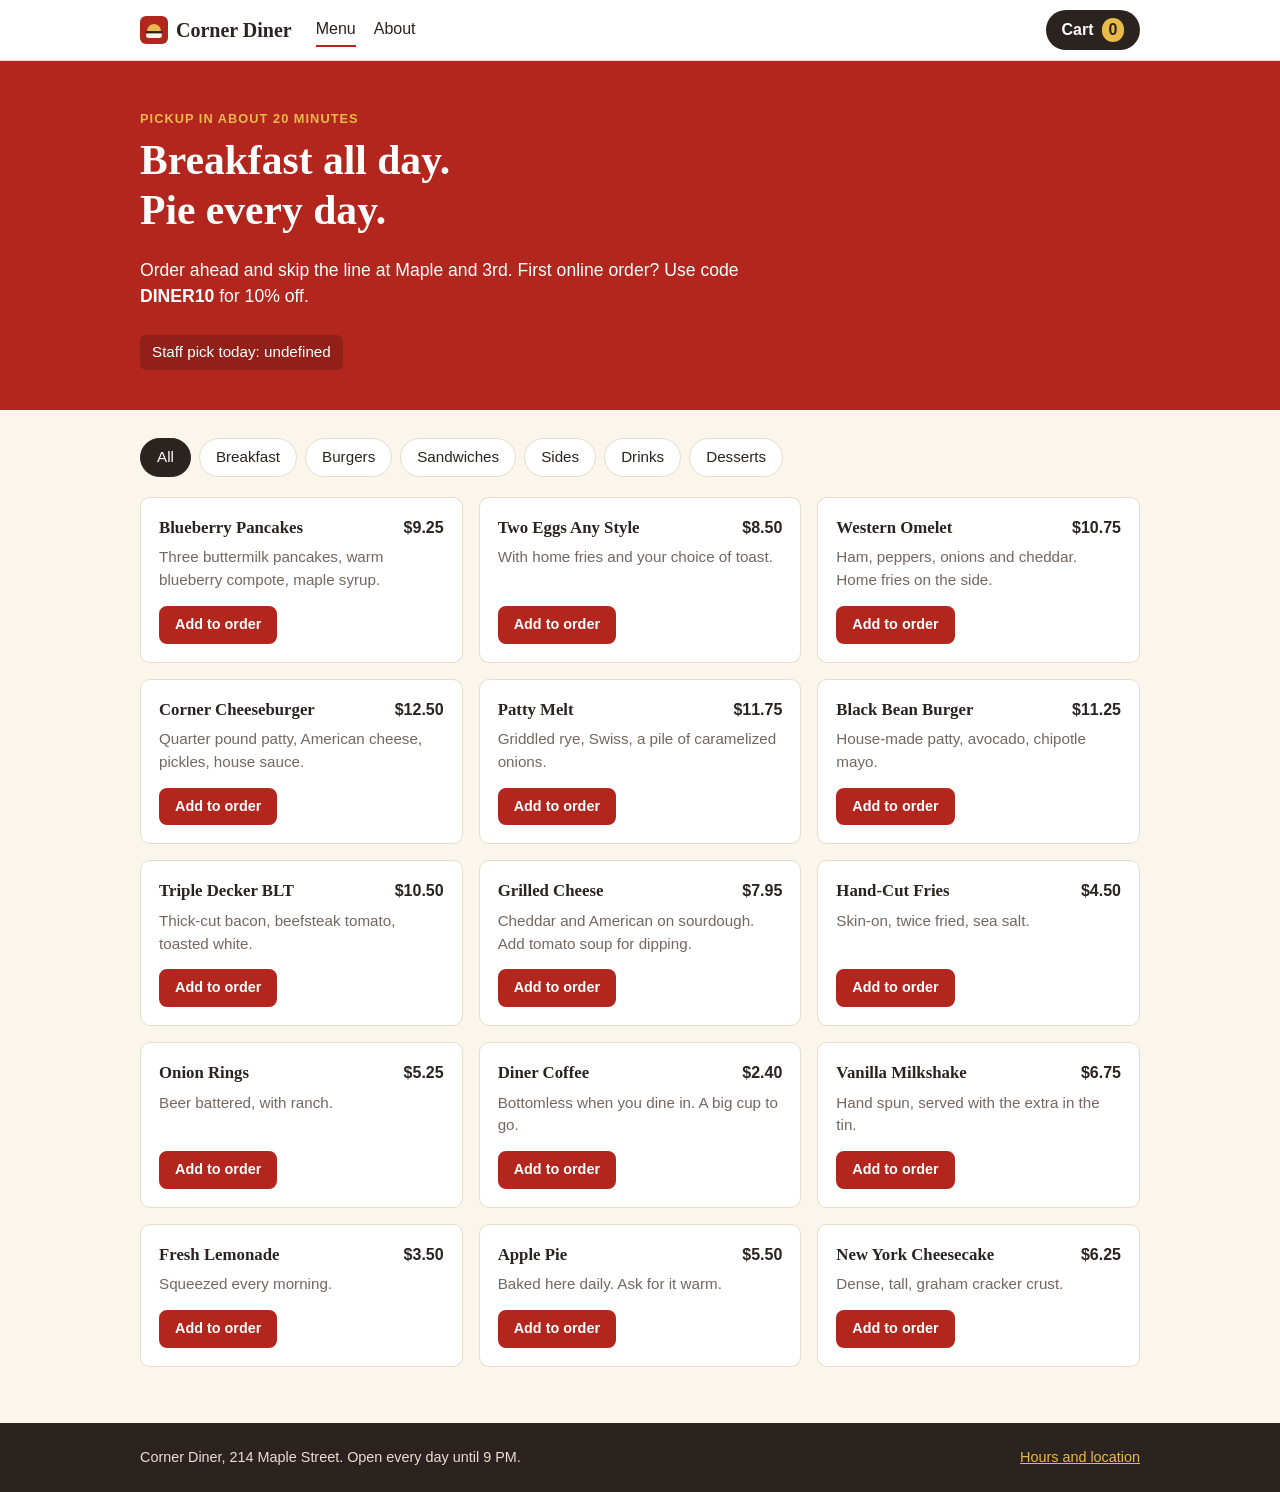
<file: docs/index.html>
<!DOCTYPE html>
<html lang="en">
<head>
  <meta charset="utf-8">
  <meta name="viewport" content="width=device-width, initial-scale=1">
  <title>Corner Diner | Order Online</title>
  <meta name="description" content="Order breakfast, burgers and pie for pickup from Corner Diner.">
  <link rel="icon" href="img/favicon.svg" type="image/svg+xml">
  <link rel="stylesheet" href="css/style.css">
</head>
<body>
  <header class="site-header">
    <div class="wrap header-inner">
      <a class="brand" href="index.html">
        <img src="img/favicon.svg" alt="" width="28" height="28">
        Corner Diner
      </a>
      <nav class="site-nav">
        <a href="index.html" class="active">Menu</a>
        <a href="about.html">About</a>
      </nav>
      <button id="cart-button" class="cart-button" aria-label="Open cart">
        Cart <span id="cart-count" class="badge">0</span>
      </button>
    </div>
  </header>

  <section class="hero">
    <div class="wrap">
      <p class="eyebrow">Pickup in about 20 minutes</p>
      <h1>Breakfast all day. Pie every day.</h1>
      <p class="lede">Order ahead and skip the line at Maple and 3rd. First online order? Use code <strong>DINER10</strong> for 10% off.</p>
      <p class="staff-pick" id="staff-pick"></p>
    </div>
  </section>

  <main class="wrap">
    <div class="tabs" id="tabs" aria-label="Menu categories"></div>
    <div class="menu-grid" id="menu"></div>
  </main>

  <div class="overlay" id="overlay"></div>
  <aside class="drawer" id="cart-drawer" aria-label="Your order">
    <div class="drawer-head">
      <h2>Your order</h2>
      <button id="cart-close" class="icon-button" aria-label="Close cart">&times;</button>
    </div>

    <div class="drawer-body">
      <p id="cart-empty" class="muted">Your cart is empty. Add something tasty from the menu.</p>
      <ul id="cart-lines" class="lines"></ul>

      <h3 class="drawer-label">Promo code</h3>
      <form id="promo-form" class="promo-form">
        <input id="promo-input" type="text" placeholder="Enter code" aria-label="Promo code" autocomplete="off">
        <button class="btn btn-small btn-outline" type="submit">Apply</button>
      </form>
      <p id="promo-error" class="error"></p>
      <p id="promo-applied" class="promo-applied" hidden>
        <span id="promo-label"></span>
        <button id="promo-remove" class="link" type="button">Remove</button>
      </p>

      <h3 class="drawer-label">Add a tip for the kitchen</h3>
      <div class="tabs tip-options" id="tips"></div>

      <dl class="totals">
        <div><dt>Subtotal</dt><dd id="subtotal"></dd></div>
        <div id="row-discount" hidden><dt>Discount</dt><dd id="discount"></dd></div>
        <div><dt>Tax (8.875%)</dt><dd id="tax"></dd></div>
        <div><dt>Tip</dt><dd id="tip"></dd></div>
        <div class="grand"><dt>Total</dt><dd id="total"></dd></div>
      </dl>
    </div>

    <div class="drawer-foot">
      <a class="btn btn-block" id="checkout-link" href="checkout.html">Checkout</a>
      <button id="clear-cart" class="link" type="button">Clear cart</button>
    </div>
  </aside>

  <footer class="site-footer">
    <div class="wrap">
      <p>Corner Diner, 214 Maple Street. Open every day until 9 PM.</p>
      <p><a href="about.html">Hours and location</a></p>
    </div>
  </footer>

  <script src="js/cart.js"></script>
  <script src="js/menu.js"></script>
</body>
</html>
</file>
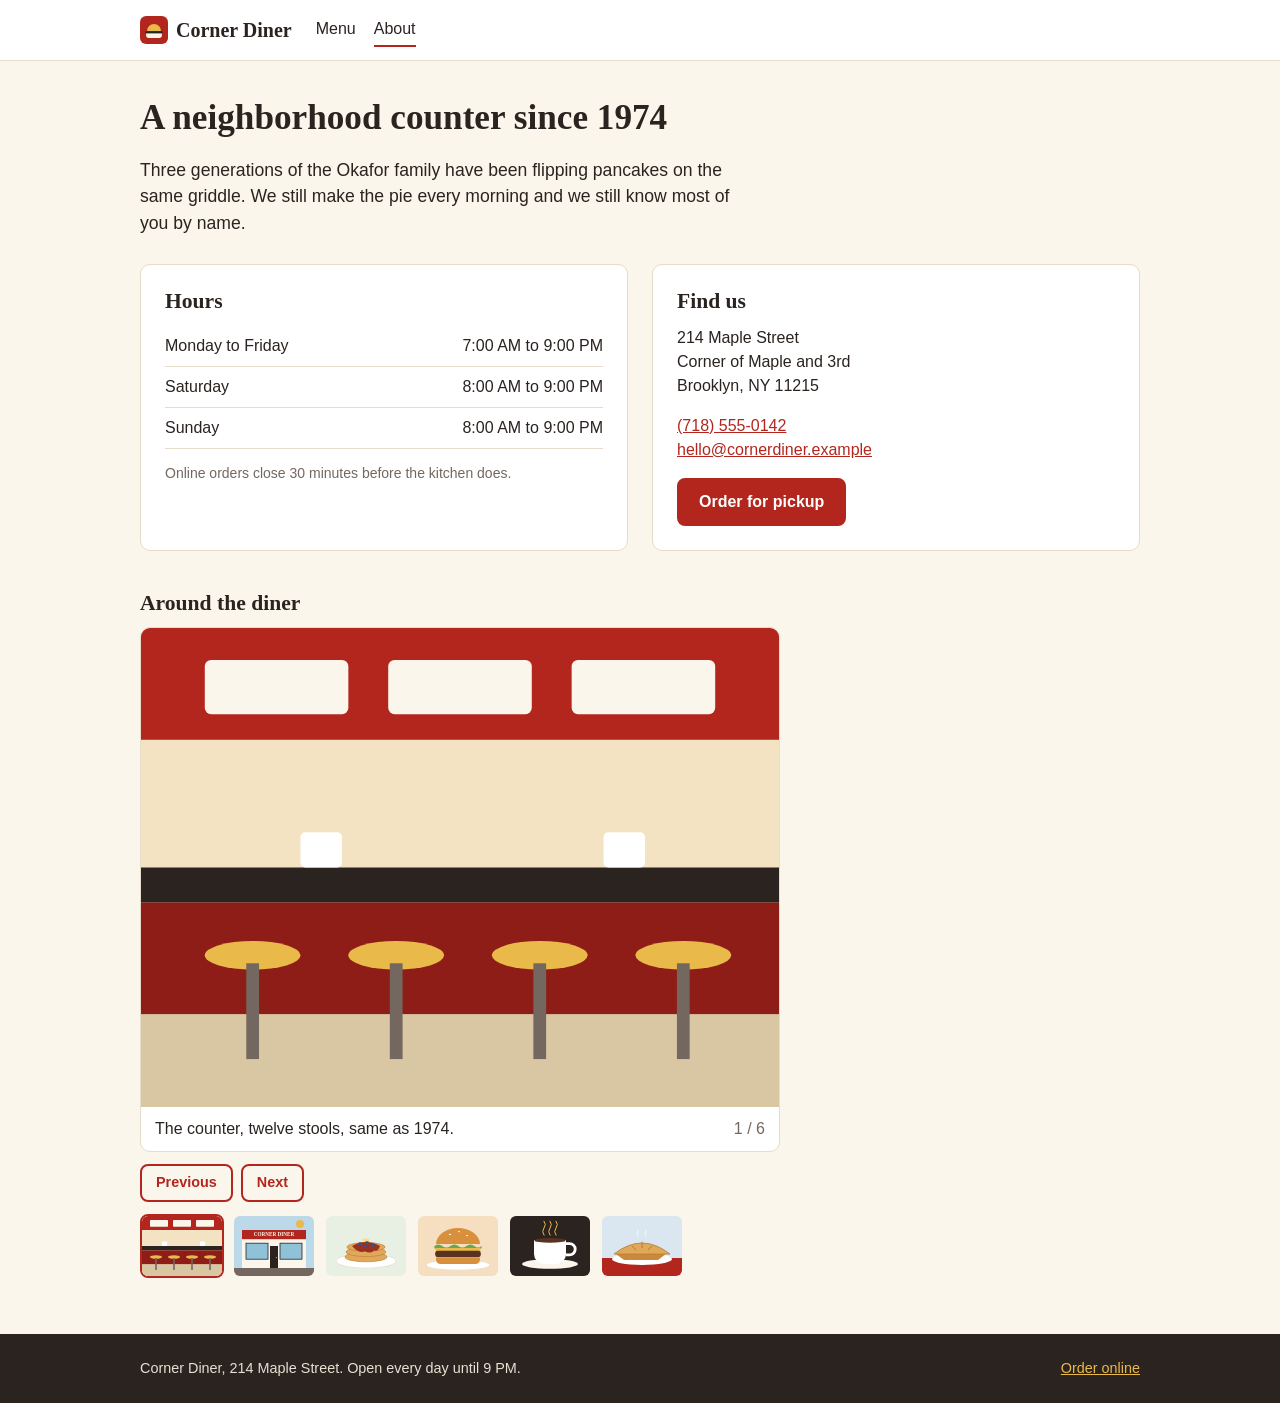
<file: docs/about.html>
<!DOCTYPE html>
<html lang="en">
<head>
  <meta charset="utf-8">
  <meta name="viewport" content="width=device-width, initial-scale=1">
  <title>About | Corner Diner</title>
  <link rel="icon" href="img/favicon.svg" type="image/svg+xml">
  <link rel="stylesheet" href="css/style.css">
</head>
<body>
  <header class="site-header">
    <div class="wrap header-inner">
      <a class="brand" href="index.html">
        <img src="img/favicon.svg" alt="" width="28" height="28">
        Corner Diner
      </a>
      <nav class="site-nav">
        <a href="index.html">Menu</a>
        <a href="about.html" class="active">About</a>
      </nav>
    </div>
  </header>

  <main class="wrap page">
    <h1>A neighborhood counter since 1974</h1>
    <p class="lede">Three generations of the Okafor family have been flipping pancakes on the same griddle. We still make the pie every morning and we still know most of you by name.</p>

    <div class="about-grid">
      <section class="card">
        <h2>Hours</h2>
        <table class="hours">
          <tr><th>Monday to Friday</th><td>7:00 AM to 9:00 PM</td></tr>
          <tr><th>Saturday</th><td>8:00 AM to 9:00 PM</td></tr>
          <tr><th>Sunday</th><td>8:00 AM to 9:00 PM</td></tr>
        </table>
        <p class="muted small">Online orders close 30 minutes before the kitchen does.</p>
      </section>

      <section class="card">
        <h2>Find us</h2>
        <address>
          214 Maple Street<br>
          Corner of Maple and 3rd<br>
          Brooklyn, NY 11215
        </address>
        <p><a href="tel:+17185550142">(718) 555-0142</a><br>
        <a href="mailto:hello@cornerdiner.example">hello@cornerdiner.example</a></p>
        <a class="btn" href="order.html">Order for pickup</a>
      </section>
    </div>

    <section class="gallery">
      <h2>Around the diner</h2>
      <figure class="stage">
        <img id="gallery-photo" src="img/counter.svg" alt="">
        <figcaption>
          <span id="gallery-caption"></span>
          <span id="gallery-count" class="muted"></span>
        </figcaption>
      </figure>
      <div class="gallery-nav">
        <button id="gallery-prev" class="btn btn-small btn-outline">Previous</button>
        <button id="gallery-next" class="btn btn-small btn-outline">Next</button>
      </div>
      <div id="gallery-thumbs" class="thumbs"></div>
    </section>
  </main>

  <footer class="site-footer">
    <div class="wrap">
      <p>Corner Diner, 214 Maple Street. Open every day until 9 PM.</p>
      <p><a href="index.html">Order online</a></p>
    </div>
  </footer>

  <script src="js/gallery.js"></script>
</body>
</html>
</file>
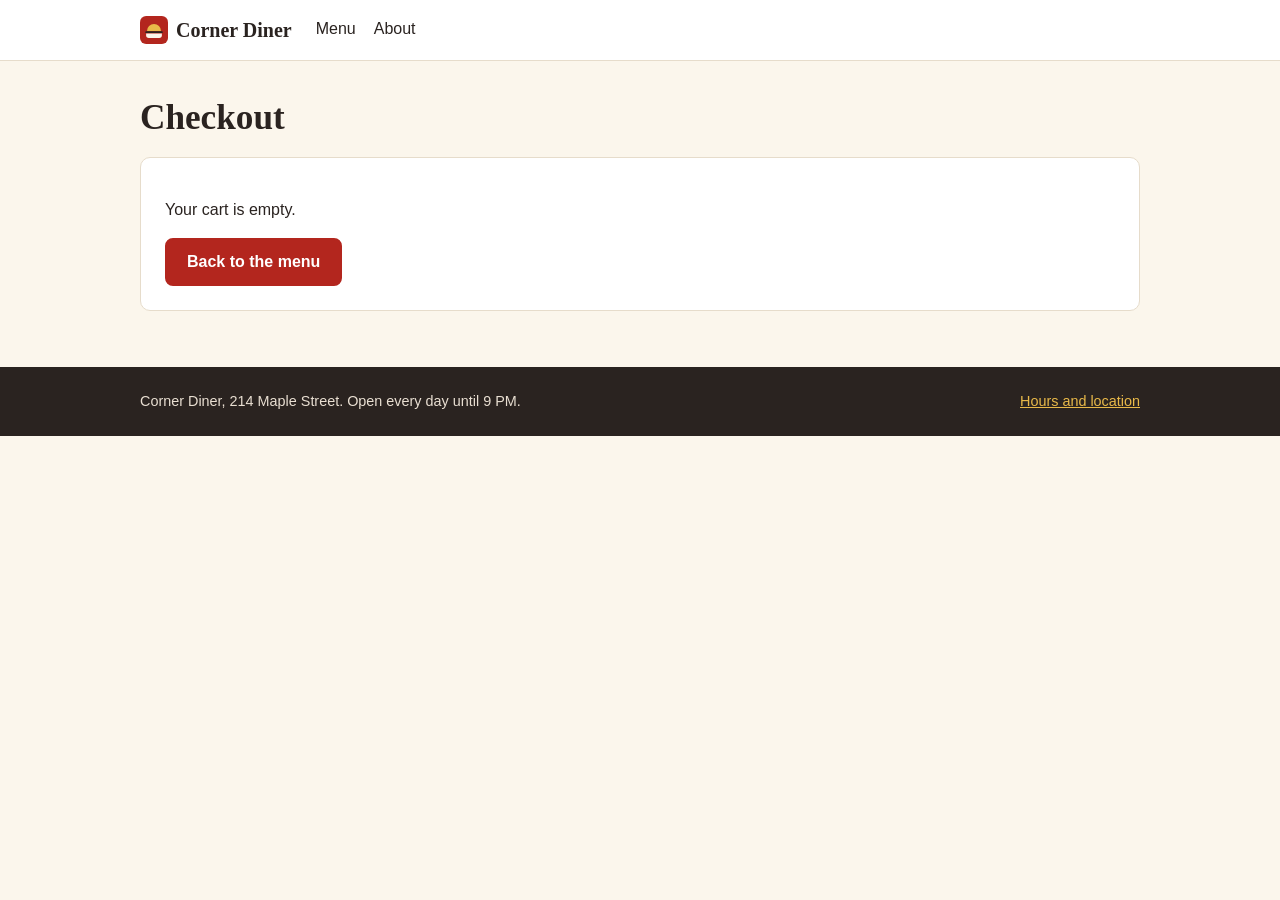
<file: docs/checkout.html>
<!DOCTYPE html>
<html lang="en">
<head>
  <meta charset="utf-8">
  <meta name="viewport" content="width=device-width, initial-scale=1">
  <title>Checkout | Corner Diner</title>
  <link rel="icon" href="img/favicon.svg" type="image/svg+xml">
  <link rel="stylesheet" href="css/style.css">
</head>
<body>
  <header class="site-header">
    <div class="wrap header-inner">
      <a class="brand" href="index.html">
        <img src="img/favicon.svg" alt="" width="28" height="28">
        Corner Diner
      </a>
      <nav class="site-nav">
        <a href="index.html">Menu</a>
        <a href="about.html">About</a>
      </nav>
    </div>
  </header>

  <main class="wrap page">
    <h1>Checkout</h1>

    <section id="empty-notice" class="card" hidden>
      <p>Your cart is empty.</p>
      <a class="btn" href="index.html">Back to the menu</a>
    </section>

    <div id="checkout-body" class="checkout-grid">
      <form id="checkout-form" class="card" novalidate>
        <h2>Pickup details</h2>
        <label for="name">Name</label>
        <input id="name" type="text" autocomplete="name" placeholder="Jamie Rivera">
        <small class="error" data-for="name"></small>

        <label for="email">Email</label>
        <input id="email" type="email" autocomplete="email" placeholder="jamie@example.com">
        <small class="error" data-for="email"></small>

        <label for="phone">Phone</label>
        <input id="phone" type="tel" autocomplete="tel" placeholder="(718) 555-0142">
        <small class="error" data-for="phone"></small>

        <label for="pickup">Pickup time</label>
        <select id="pickup">
          <option value="">Select a time</option>
          <option value="As soon as possible">As soon as possible (about 20 minutes)</option>
        </select>
        <small class="error" data-for="pickup"></small>

        <button class="btn btn-block" type="submit" id="place-order">Place order</button>
        <p class="muted small">Pay at the counter when you pick up. We take cash and cards.</p>
      </form>

      <aside class="card summary">
        <h2>Order summary</h2>
        <ul id="summary-lines" class="summary-lines"></ul>
        <dl class="totals">
          <div><dt>Subtotal</dt><dd id="subtotal"></dd></div>
          <div id="row-discount" hidden><dt>Discount</dt><dd id="discount"></dd></div>
          <div><dt>Tax (8.875%)</dt><dd id="tax"></dd></div>
          <div><dt>Tip</dt><dd id="tip"></dd></div>
          <div class="grand"><dt>Total</dt><dd id="total"></dd></div>
        </dl>
        <a href="index.html" class="small">Edit order</a>
      </aside>
    </div>

    <section id="confirmation" class="card confirmation" hidden>
      <h2 id="confirm-title"></h2>
      <p>Order number <strong id="confirm-number"></strong></p>
      <p>Pickup: <strong id="confirm-pickup"></strong> at 214 Maple Street.</p>
      <p>Total due at pickup: <strong id="confirm-total"></strong></p>
      <p class="muted">A confirmation was sent to <span id="confirm-email"></span>.</p>
      <a class="btn" href="index.html">Back to the menu</a>
    </section>
  </main>

  <footer class="site-footer">
    <div class="wrap">
      <p>Corner Diner, 214 Maple Street. Open every day until 9 PM.</p>
      <p><a href="about.html">Hours and location</a></p>
    </div>
  </footer>

  <script src="js/cart.js"></script>
  <script src="js/checkout.js"></script>
</body>
</html>
</file>
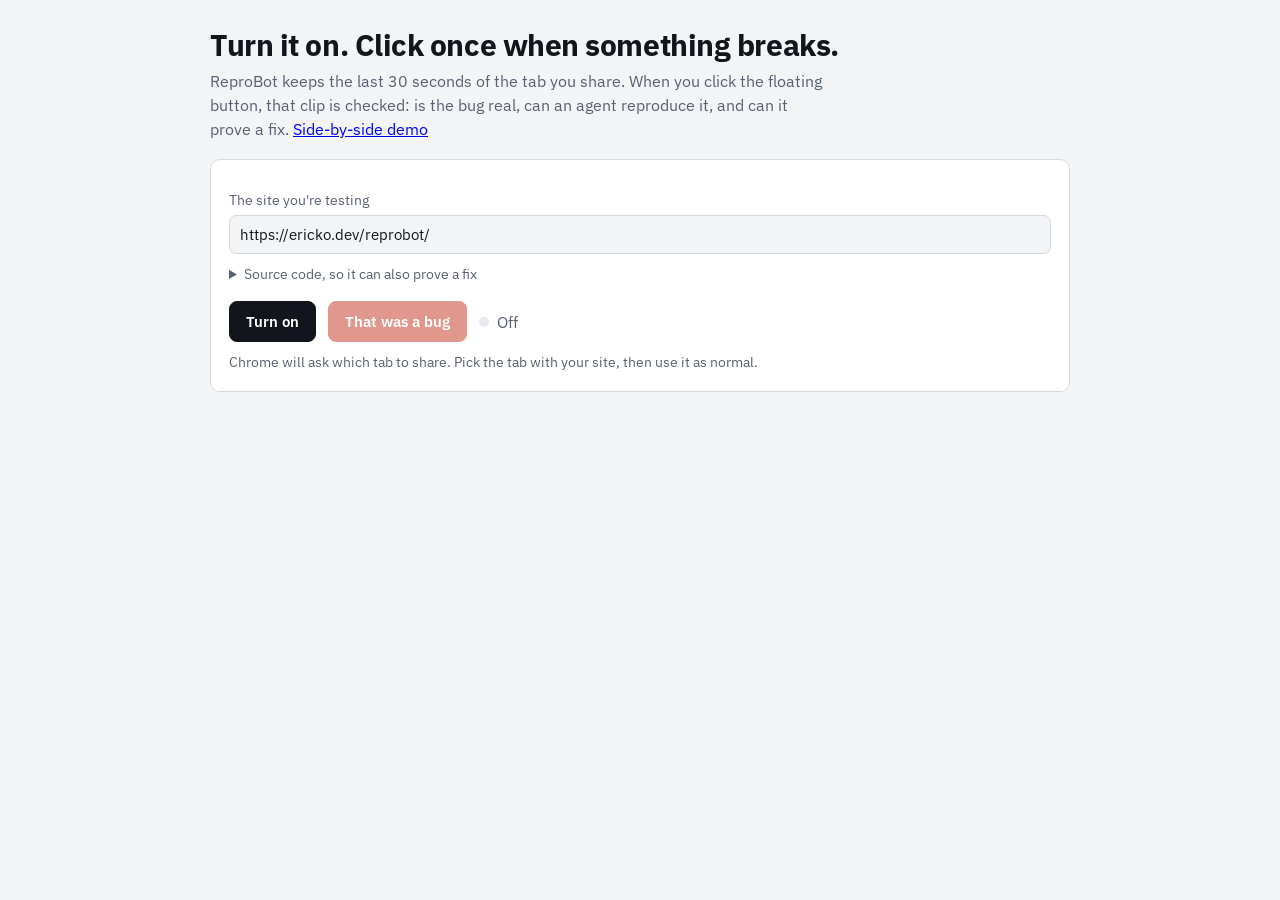
<file: web/on.html>
<!doctype html>
<html lang="en">
<head>
<meta charset="utf-8">
<meta name="viewport" content="width=device-width,initial-scale=1">
<title>ReproBot Dashcam</title>
<link rel="stylesheet" href="https://fonts.googleapis.com/css2?family=IBM+Plex+Mono:wght@400;500;600&family=IBM+Plex+Sans:wght@400;500;600;700&display=swap">
<style>
:root{--paper:#f3f4f6;--panel:#fff;--ink:#12161c;--soft:#586170;--rule:#d6dae1;--idle:#e6e9ee;
  --fail:#c2321d;--fail-bg:#fbe7e3;--pass:#17804f;--pass-bg:#dff3e8;--busy:#a86a00;--busy-bg:#fbefd2;--term:#101a2b;
  --sans:"IBM Plex Sans",ui-sans-serif,system-ui,-apple-system,"Segoe UI",sans-serif;--mono:"IBM Plex Mono",ui-monospace,Menlo,monospace}
*{box-sizing:border-box}
body{margin:0;background:var(--paper);color:var(--ink);font:16px/1.5 var(--sans);padding:28px 20px 60px}
main{max-width:860px;margin:0 auto;display:grid;gap:18px}
h1{margin:0;font-size:30px;letter-spacing:-.015em;line-height:1.1}
p{margin:0}.soft{color:var(--soft)}
.card{background:var(--panel);border:1px solid var(--rule);border-radius:10px;padding:18px}
label{display:block;font-size:14px;color:var(--soft);margin:12px 0 4px}
input{width:100%;font:15px var(--sans);padding:9px 10px;border:1px solid var(--rule);border-radius:7px;background:var(--paper);color:var(--ink)}
.two{display:grid;grid-template-columns:repeat(auto-fit,minmax(200px,1fr));gap:12px}
button{font:600 15px var(--sans);padding:10px 16px;border-radius:8px;border:1px solid var(--rule);background:var(--panel);color:var(--ink);cursor:pointer}
button.go{background:var(--ink);border-color:var(--ink);color:#fff}
button.flag{background:var(--fail);border-color:var(--fail);color:#fff}
button:disabled{opacity:.5;cursor:not-allowed}
button:focus-visible{outline:2px solid var(--ink);outline-offset:2px}
.row{display:flex;gap:12px;align-items:center;flex-wrap:wrap}
.dot{width:10px;height:10px;border-radius:50%;background:var(--idle);display:inline-block}
.dot.rec{background:var(--fail);animation:blink 1.2s infinite}
@keyframes blink{50%{opacity:.3}}
@media (prefers-reduced-motion:reduce){.dot.rec{animation:none}}
.flags{display:grid;gap:12px}
.item{background:var(--panel);border:1px solid var(--rule);border-radius:10px;overflow:hidden}
.item .head{display:grid;grid-template-columns:150px minmax(0,1fr);gap:14px;padding:12px}
.item video{width:150px;aspect-ratio:4/3;object-fit:cover;border-radius:5px;background:#000}
.item .said{font-weight:600}.item .stage{font:13px var(--mono);color:var(--soft);margin-top:4px}
.item .title{margin-top:6px}
.bar{padding:10px 14px;font-weight:700;font-size:18px;border-top:1px solid var(--rule)}
.bar.busy{background:var(--busy-bg);color:var(--busy);font-size:15px;font-weight:600}
.bar.no{background:var(--idle)}.bar.yes{background:var(--fail-bg);color:var(--fail)}.bar.fixed{background:var(--pass-bg);color:var(--pass)}
.bar small{display:block;font-weight:400;font-size:14px;color:var(--soft);margin-top:2px}
pre{margin:0;background:var(--term);color:#d5deeb;font:12.5px/1.5 var(--mono);padding:12px 14px;overflow-x:auto;white-space:pre-wrap;overflow-wrap:anywhere}
pre .del{color:#ff8f7b}pre .add{color:#69d9a3}
details summary{cursor:pointer;color:var(--soft);font-size:14px}
</style>
</head>
<body>
<main>
<header>
  <h1>Turn it on. Click once when something breaks.</h1>
  <p class="soft" style="margin-top:8px;max-width:62ch">ReproBot keeps the last 30 seconds of the tab you share. When you click the floating button, that clip is checked: is the bug real, can an agent reproduce it, and can it prove a fix. <a href="/live">Side-by-side demo</a></p>
</header>

<section class="card" id="setup">
  <label for="url">The site you're testing</label>
  <input id="url" value="https://ericko.dev/reprobot/">
  <details style="margin-top:10px"><summary>Source code, so it can also prove a fix</summary>
    <label for="repo">Public Git repository</label><input id="repo" value="https://github.com/ERICEX2025/reprobot">
    <div class="two"><div><label for="subdir">Folder that is served</label><input id="subdir" value="docs"></div>
    <div><label for="root">Where that folder is live</label><input id="root" value="https://ericko.dev/reprobot"></div></div>
  </details>
  <div class="row" style="margin-top:16px">
    <button id="on" class="go">Turn on</button>
    <button id="flag" class="flag" disabled>That was a bug</button>
    <span class="row" style="gap:8px"><span class="dot" id="dot"></span><span id="status" class="soft">Off</span></span>
  </div>
  <p class="soft" id="hint" style="margin-top:10px;font-size:14px">Chrome will ask which tab to share. Pick the tab with your site, then use it as normal.</p>
</section>

<section class="flags" id="flags" aria-live="polite"></section>
</main>

<script>
const $ = (id) => document.getElementById(id);
const esc = (s) => String(s ?? "").replace(/[&<>"]/g, (c) => ({ "&": "&amp;", "<": "&lt;", ">": "&gt;", '"': "&quot;" }[c]));
const KEEP = 30, HALF = KEEP / 2;   // seconds of history
let stream = null, recs = [], pip = null, flags = [], timers = [];

// Rolling history without stitching video: two recorders, each restarted every 30s, offset by 15s.
// Whichever has been running longer always holds the last 15 to 30 seconds as one clean file.
function startRecorder(slot) {
  const r = { chunks: [], t0: Date.now(), rec: new MediaRecorder(stream, { mimeType: "video/webm", videoBitsPerSecond: 900000 }) };
  r.rec.ondataavailable = (e) => e.data.size && r.chunks.push(e.data);
  r.rec.start(); recs[slot] = r;
}
function cycle(slot) { const old = recs[slot]; if (old && old.rec.state !== "inactive") old.rec.stop(); startRecorder(slot); }
function takeClip() {
  return new Promise((resolve) => {
    const slot = recs[0].t0 <= recs[1].t0 ? 0 : 1, r = recs[slot];   // the older recorder has more history
    const secs = Math.round((Date.now() - r.t0) / 1000);
    r.rec.onstop = () => resolve({ blob: new Blob(r.chunks, { type: "video/webm" }), secs });
    r.rec.stop(); startRecorder(slot);
  });
}

async function turnOn() {
  try { stream = await navigator.mediaDevices.getDisplayMedia({ video: { frameRate: 10 }, audio: false }); }
  catch (e) { $("status").textContent = "Sharing was cancelled"; return; }
  stream.getVideoTracks()[0].onended = turnOff;
  startRecorder(0); setTimeout(() => stream && startRecorder(1), HALF * 1000);
  timers = [setInterval(() => stream && cycle(0), KEEP * 1000), setTimeout(() => (timers[2] = setInterval(() => stream && cycle(1), KEEP * 1000)), HALF * 1000)];
  $("on").textContent = "Turn off"; $("flag").disabled = false; $("dot").className = "dot rec";
  $("status").textContent = "On. Keeping the last 30 seconds."; $("hint").textContent = "A small window floats on top of your screen. Click it when something goes wrong.";
  openPip();
}
function turnOff() {
  timers.forEach((t) => { clearInterval(t); clearTimeout(t); });
  recs.forEach((r) => r && r.rec.state !== "inactive" && r.rec.stop()); recs = [];
  if (stream) stream.getTracks().forEach((t) => t.stop()); stream = null;
  if (pip) pip.close(); pip = null;
  $("on").textContent = "Turn on"; $("flag").disabled = true; $("dot").className = "dot"; $("status").textContent = "Off";
}

// The floating always-on-top window (Chrome's Document Picture-in-Picture)
async function openPip() {
  if (!("documentPictureInPicture" in window)) { $("hint").textContent = "This browser can't float a window, so use the red button on this page."; return; }
  try {
    pip = await documentPictureInPicture.requestWindow({ width: 330, height: 190 });
  } catch (e) { $("hint").textContent = "Couldn't open the floating window. Use the red button on this page."; return; }
  pip.document.body.innerHTML = `
    <style>body{margin:0;font:14px/1.35 -apple-system,BlinkMacSystemFont,"Segoe UI",sans-serif;background:#12161c;color:#e8ecf2;padding:10px;display:grid;gap:8px;grid-template-rows:auto auto 1fr}
    button{font:700 16px inherit;padding:11px;border:0;border-radius:8px;background:#c2321d;color:#fff;cursor:pointer;width:100%}
    button:active{transform:translateY(1px)}input{font:13px inherit;padding:7px 8px;border-radius:6px;border:1px solid #33405a;background:#1b2535;color:#fff;width:100%;box-sizing:border-box}
    #log{font-size:12.5px;color:#a9b6c9;overflow:hidden}#log div{white-space:nowrap;overflow:hidden;text-overflow:ellipsis;margin-top:3px}
    .g{color:#69d9a3}.r{color:#ff8f7b}</style>
    <button id="f">That was a bug</button><input id="n" placeholder="What went wrong? (optional)"><div id="log">Recording the last 30 seconds.</div>`;
  pip.document.getElementById("f").onclick = () => flag(pip.document.getElementById("n"));
  pip.document.getElementById("n").addEventListener("keydown", (e) => e.key === "Enter" && flag(pip.document.getElementById("n")));
  pip.addEventListener("pagehide", () => (pip = null));
}
function pipLog() {
  if (!pip) return; const el = pip.document.getElementById("log"); if (!el) return;
  el.innerHTML = flags.slice(0, 3).map((f) => `<div class="${f.cls === "fixed" ? "g" : f.cls === "yes" ? "r" : ""}">${esc(f.short)}</div>`).join("") || "Recording the last 30 seconds.";
}

const SHORT = { fixed: "Fixed and proven", yes: "Real bug, reproduced", no: "Not a bug, dropped" };
function diffHtml(d) { return esc(d).split("\n").filter((x) => !/^(diff --git|index |--- |\+\+\+ )/.test(x)).map((x) => x[0] === "-" ? `<span class="del">${x}</span>` : x[0] === "+" ? `<span class="add">${x}</span>` : x).join("\n"); }

function draw() {
  $("flags").innerHTML = flags.map((f) => {
    const r = f.job && f.job.result, p = (f.job && f.job.partial) || {}, rep = p.report || (r && r.report), fx = r && r.fix, v = r && r.verdict;
    let bar = `<div class="bar busy">${esc(f.stage)}</div>`, more = "";
    if (f.cls) {
      const head = { fixed: "Real bug. Fixed, and the fix is proven.", yes: "Real bug, reproduced.", no: f.final === "not_reproduced" ? "Not real. The test passed on the live site." : f.final === "needs_info" ? "Too vague to act on." : "Not a bug." }[f.cls];
      const why = fx && fx.status === "fixed" ? fx.root_cause : v ? v.summary : rep ? rep.actual : "";
      bar = `<div class="bar ${f.cls}">${head}<small>${esc(why)}</small></div>`;
      if (fx && fx.diff) more = `<pre>${diffHtml(fx.diff)}</pre>`;
    }
    return `<article class="item"><div class="head"><video src="${f.src}" muted loop autoplay playsinline></video>
      <div><div class="said">${esc(f.note || "No note")}</div><div class="stage">${f.secs} seconds of video, flagged at ${f.at}</div>
      ${rep ? `<div class="title">${esc(rep.title)}</div>` : ""}</div></div>${bar}${more}</article>`;
  }).join("");
  pipLog();
}

async function flag(noteEl) {
  if (!stream || recs.length < 1 || !recs[0]) return;
  if (!recs[1]) recs[1] = recs[0];                       // within the first 15 seconds there is only one recorder
  const note = (noteEl && noteEl.value) || ""; if (noteEl) noteEl.value = "";
  const { blob, secs } = await takeClip();
  const f = { note, secs, at: new Date().toLocaleTimeString([], { hour: "numeric", minute: "2-digit" }), src: URL.createObjectURL(blob), stage: "Sending the clip", short: "Checking: " + (note || "flagged clip") };
  flags.unshift(f); draw();
  const fd = new FormData();
  fd.append("video", blob, "flag.webm"); fd.append("url", $("url").value); fd.append("note", note);
  fd.append("repo_url", $("repo").value); fd.append("subdir", $("subdir").value); fd.append("site_root", $("root").value);
  let jid;
  try { jid = (await (await fetch("/api/jobs", { method: "POST", body: fd })).json()).id; }
  catch (e) { f.stage = "Could not send the clip"; draw(); return; }
  for (;;) {
    await new Promise((r) => setTimeout(r, 1500));
    const job = await (await fetch(`/api/jobs/${jid}`)).json(); f.job = job;
    if (job.status === "running") { f.stage = job.stage.replace(/^agent working/, "The agent is testing the live site").replace(/^fix agent working/, "The agent is fixing the source"); f.short = "Checking: " + f.stage; draw(); continue; }
    if (job.status === "error") { f.stage = "Something failed: " + job.error; f.short = "Failed"; draw(); break; }
    const r = job.result; f.final = r.final;
    f.cls = r.fix && r.fix.status === "fixed" ? "fixed" : r.final === "reproduced" ? "yes" : "no";
    f.short = SHORT[f.cls] + ": " + (r.report.title || "");
    draw(); break;
  }
}

$("on").onclick = () => (stream ? turnOff() : turnOn());
$("flag").onclick = () => flag(null);
</script>
</body>
</html>
</file>
<file: docs/css/style.css>
:root {
  --cream: #fbf6ec;
  --paper: #ffffff;
  --ink: #2a2320;
  --muted: #74675f;
  --red: #b3261e;
  --red-dark: #8f1d17;
  --mustard: #e9b949;
  --line: #e6dccb;
  --radius: 10px;
}

* { box-sizing: border-box; }
[hidden] { display: none !important; }

body {
  margin: 0;
  font-family: -apple-system, BlinkMacSystemFont, "Segoe UI", Roboto, Helvetica, Arial, sans-serif;
  color: var(--ink);
  background: var(--cream);
  line-height: 1.5;
}

h1, h2, h3 { font-family: Georgia, "Times New Roman", serif; line-height: 1.2; margin: 0 0 0.5em; }
h1 { font-size: 2.2rem; }
h2 { font-size: 1.35rem; }
h3 { font-size: 1.05rem; }
a { color: var(--red); }
img { max-width: 100%; display: block; }

.wrap { max-width: 1040px; margin: 0 auto; padding: 0 20px; }
.page { padding-top: 36px; padding-bottom: 56px; }
.muted { color: var(--muted); }
.small { font-size: 0.875rem; }
.lede { font-size: 1.1rem; max-width: 62ch; }

/* Header */
.site-header { background: var(--paper); border-bottom: 1px solid var(--line); position: sticky; top: 0; z-index: 10; }
.header-inner { display: flex; align-items: center; gap: 24px; height: 60px; }
.brand { display: flex; align-items: center; gap: 8px; font-family: Georgia, serif; font-size: 1.25rem; font-weight: bold; color: var(--ink); text-decoration: none; }
.site-nav { display: flex; gap: 18px; margin-right: auto; }
.site-nav a { color: var(--ink); text-decoration: none; padding: 4px 0; border-bottom: 2px solid transparent; }
.site-nav a.active, .site-nav a:hover { border-bottom-color: var(--red); }
.cart-button { font: inherit; font-weight: 600; background: var(--ink); color: #fff; border: 0; border-radius: 999px; padding: 8px 16px; cursor: pointer; }
.badge { display: inline-block; min-width: 22px; margin-left: 4px; padding: 0 6px; border-radius: 999px; background: var(--mustard); color: var(--ink); text-align: center; }

/* Hero */
.hero { background: var(--red); color: #fff; padding: 48px 0 40px; }
.hero h1 { font-size: 2.6rem; max-width: 16ch; }
.eyebrow { text-transform: uppercase; letter-spacing: 0.08em; font-size: 0.8rem; margin: 0 0 8px; color: var(--mustard); font-weight: 700; }
.staff-pick { display: inline-block; margin: 8px 0 0; padding: 6px 12px; border-radius: 6px; background: rgba(0, 0, 0, 0.18); font-size: 0.95rem; }

/* Buttons */
.btn { display: inline-block; font: inherit; font-weight: 600; text-align: center; text-decoration: none; background: var(--red); color: #fff; border: 2px solid var(--red); border-radius: 8px; padding: 10px 20px; cursor: pointer; }
.btn:hover { background: var(--red-dark); border-color: var(--red-dark); }
.btn-small { padding: 6px 14px; font-size: 0.9rem; }
.btn-outline { background: transparent; color: var(--red); }
.btn-outline:hover { color: #fff; }
.btn-block { display: block; width: 100%; }
.link { font: inherit; font-size: 0.875rem; background: none; border: 0; padding: 0; color: var(--muted); text-decoration: underline; cursor: pointer; }
.icon-button { font-size: 1.8rem; line-height: 1; background: none; border: 0; cursor: pointer; color: var(--ink); }

/* Menu */
.tabs { display: flex; gap: 8px; margin: 28px 0 20px; }
.tab { font: inherit; font-size: 0.95rem; white-space: nowrap; background: var(--paper); color: var(--ink); border: 1px solid var(--line); border-radius: 999px; padding: 7px 16px; cursor: pointer; }
.tab.active { background: var(--ink); border-color: var(--ink); color: #fff; }
.menu-grid { display: grid; grid-template-columns: repeat(auto-fill, minmax(280px, 1fr)); gap: 16px; padding-bottom: 56px; }
.item { display: flex; flex-direction: column; background: var(--paper); border: 1px solid var(--line); border-radius: var(--radius); padding: 18px; }
.item-head { display: flex; justify-content: space-between; align-items: baseline; gap: 12px; }
.item p { margin: 0 0 14px; color: var(--muted); font-size: 0.95rem; flex: 1; }
.item .btn { align-self: flex-start; }
.price { font-weight: 700; }

/* Cart drawer */
.overlay { position: fixed; inset: 0; background: rgba(42, 35, 32, 0.45); opacity: 0; visibility: hidden; transition: opacity 0.2s; z-index: 20; }
.overlay.open { opacity: 1; visibility: visible; }
.drawer { position: fixed; top: 0; right: 0; bottom: 0; width: 400px; max-width: 100%; display: flex; flex-direction: column; background: var(--paper); box-shadow: -8px 0 24px rgba(0, 0, 0, 0.15); transform: translateX(100%); visibility: hidden; transition: transform 0.2s, visibility 0.2s; z-index: 30; }
.drawer.open { transform: none; visibility: visible; }
.drawer-head { display: flex; justify-content: space-between; align-items: center; padding: 16px 20px; border-bottom: 1px solid var(--line); }
.drawer-head h2 { margin: 0; }
.drawer-body { flex: 1; overflow-y: auto; padding: 16px 20px; }
.drawer-foot { padding: 16px 20px; border-top: 1px solid var(--line); text-align: center; }
.drawer-foot .link { margin-top: 10px; }
.drawer-label { font-family: inherit; font-size: 0.8rem; text-transform: uppercase; letter-spacing: 0.06em; color: var(--muted); margin: 20px 0 8px; }
.lines { list-style: none; margin: 0; padding: 0; }
.line { padding: 12px 0; border-bottom: 1px solid var(--line); }
.line-info { display: flex; justify-content: space-between; gap: 12px; font-weight: 600; }
.line-controls { display: flex; align-items: center; gap: 10px; margin-top: 8px; }
.line-controls .link { margin-left: auto; }
.qty-btn { width: 30px; height: 30px; font: inherit; font-weight: 700; background: var(--cream); border: 1px solid var(--line); border-radius: 50%; cursor: pointer; }
.qty { min-width: 20px; text-align: center; }
.promo-form { display: flex; gap: 8px; }
.promo-form input { flex: 1; min-width: 0; }
.promo-applied { display: flex; justify-content: space-between; margin: 0; padding: 8px 12px; background: #eef6ea; border-radius: 8px; font-weight: 600; }
.tip-options { margin: 0; }

/* Totals */
.totals { margin: 20px 0 0; }
.totals div { display: flex; justify-content: space-between; padding: 4px 0; }
.totals dd { margin: 0; }
.totals .grand { margin-top: 8px; padding-top: 10px; border-top: 2px solid var(--ink); font-weight: 700; font-size: 1.15rem; }

/* Forms */
.card { background: var(--paper); border: 1px solid var(--line); border-radius: var(--radius); padding: 24px; }
label { display: block; font-weight: 600; margin: 14px 0 4px; }
input, select { width: 100%; font: inherit; padding: 9px 12px; border: 1px solid #cfc3b1; border-radius: 8px; background: #fff; color: var(--ink); }
input:focus, select:focus { outline: 2px solid var(--mustard); border-color: var(--mustard); }
.error { display: block; min-height: 1.2em; margin: 4px 0 0; color: var(--red); font-size: 0.85rem; }
form .btn-block { margin-top: 12px; }

/* Checkout */
.checkout-grid { display: grid; grid-template-columns: 1.4fr 1fr; gap: 24px; align-items: start; }
.summary-lines { list-style: none; margin: 0; padding: 0; }
.summary-lines li { display: flex; justify-content: space-between; gap: 12px; padding: 6px 0; border-bottom: 1px solid var(--line); }
.confirmation { max-width: 560px; border-top: 6px solid var(--mustard); }

/* About */
.about-grid { display: grid; grid-template-columns: 1fr 1fr; gap: 24px; margin: 28px 0 40px; }
.hours { width: 100%; border-collapse: collapse; }
.hours th, .hours td { text-align: left; padding: 8px 0; border-bottom: 1px solid var(--line); font-weight: normal; }
.hours td { text-align: right; }
address { font-style: normal; }
.stage { margin: 0; background: var(--paper); border: 1px solid var(--line); border-radius: var(--radius); overflow: hidden; max-width: 640px; }
.stage img { width: 100%; aspect-ratio: 4 / 3; object-fit: cover; }
.stage figcaption { display: flex; justify-content: space-between; gap: 12px; padding: 10px 14px; }
.gallery-nav { display: flex; gap: 8px; margin: 12px 0; }
.thumbs { display: flex; flex-wrap: wrap; gap: 8px; }
.thumb { width: 84px; padding: 0; border: 2px solid transparent; border-radius: 8px; overflow: hidden; background: none; cursor: pointer; }
.thumb.active { border-color: var(--red); }

/* Footer */
.site-footer { background: var(--ink); color: #e9dfd2; padding: 24px 0; font-size: 0.9rem; }
.site-footer .wrap { display: flex; justify-content: space-between; flex-wrap: wrap; gap: 4px 24px; }
.site-footer p { margin: 0; }
.site-footer a { color: var(--mustard); }

@media (max-width: 760px) {
  h1 { font-size: 1.8rem; }
  .hero { padding: 32px 0 28px; }
  .hero h1 { font-size: 2rem; }
  .header-inner { gap: 14px; }
  .brand { font-size: 1.1rem; }
  .checkout-grid, .about-grid { grid-template-columns: 1fr; }
  .card { padding: 18px; }
}
</file>
